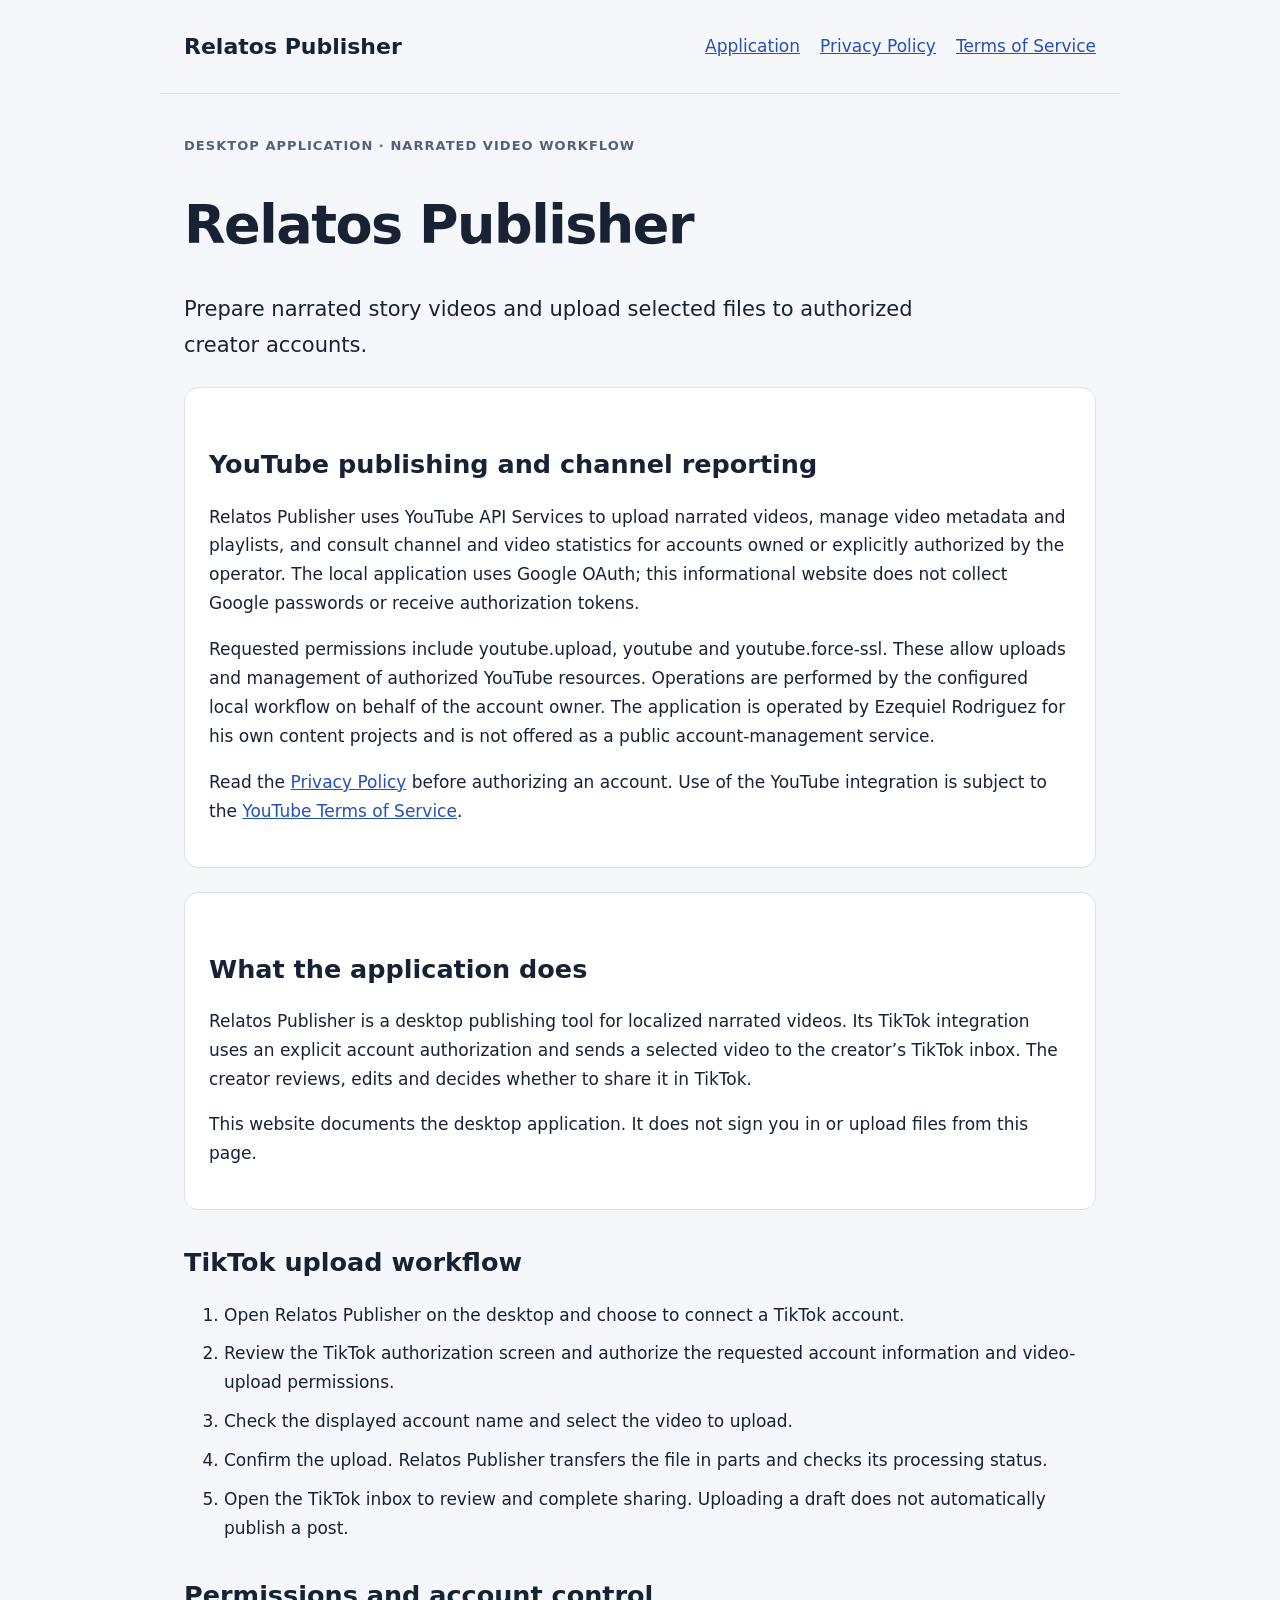
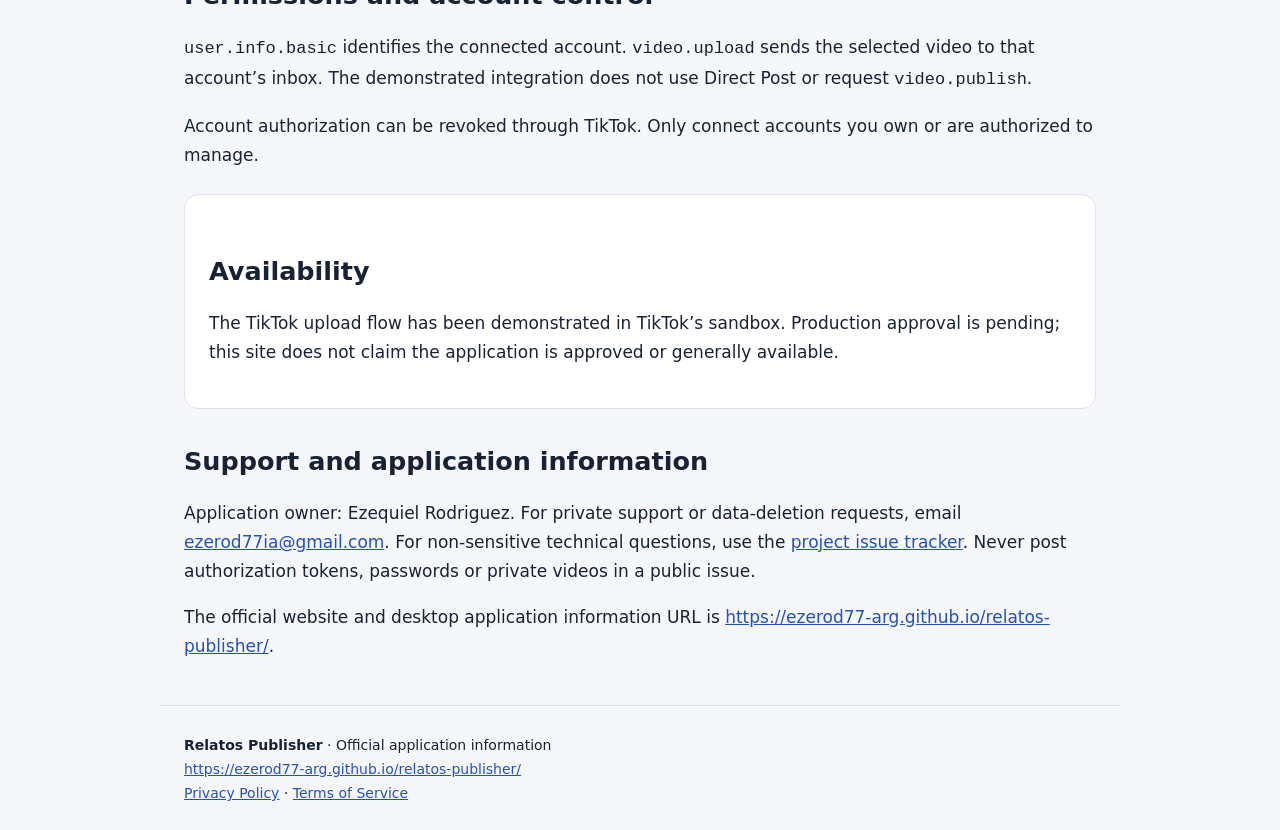
<file: index.html>
<!doctype html>
<html lang="en"><head><meta charset="utf-8"><meta name="viewport" content="width=device-width,initial-scale=1"><title>Relatos Publisher</title><meta name="description" content="Relatos Publisher desktop application: authorized narrated-video uploads, workflow documentation, privacy and terms."><link rel="canonical" href="https://ezerod77-arg.github.io/relatos-publisher/"><link rel="stylesheet" href="style.css"></head><body><header><a class="brand" href="https://ezerod77-arg.github.io/relatos-publisher/">Relatos Publisher</a><nav aria-label="Main navigation"><a href="index.html">Application</a><a href="privacy.html">Privacy Policy</a><a href="terms.html">Terms of Service</a></nav></header><main><p class="tag">Desktop application · Narrated video workflow</p><h1>Relatos Publisher</h1><p class="intro">Prepare narrated story videos and upload selected files to authorized creator accounts.</p><section class="panel"><h2>YouTube publishing and channel reporting</h2><p>Relatos Publisher uses YouTube API Services to upload narrated videos, manage video metadata and playlists, and consult channel and video statistics for accounts owned or explicitly authorized by the operator. The local application uses Google OAuth; this informational website does not collect Google passwords or receive authorization tokens.</p><p>Requested permissions include youtube.upload, youtube and youtube.force-ssl. These allow uploads and management of authorized YouTube resources. Operations are performed by the configured local workflow on behalf of the account owner. The application is operated by Ezequiel Rodriguez for his own content projects and is not offered as a public account-management service.</p><p>Read the <a href="privacy.html">Privacy Policy</a> before authorizing an account. Use of the YouTube integration is subject to the <a href="https://www.youtube.com/t/terms">YouTube Terms of Service</a>.</p></section><section class="panel"><h2>What the application does</h2><p>Relatos Publisher is a desktop publishing tool for localized narrated videos. Its TikTok integration uses an explicit account authorization and sends a selected video to the creator’s TikTok inbox. The creator reviews, edits and decides whether to share it in TikTok.</p><p>This website documents the desktop application. It does not sign you in or upload files from this page.</p></section><section><h2>TikTok upload workflow</h2><ol><li>Open Relatos Publisher on the desktop and choose to connect a TikTok account.</li><li>Review the TikTok authorization screen and authorize the requested account information and video-upload permissions.</li><li>Check the displayed account name and select the video to upload.</li><li>Confirm the upload. Relatos Publisher transfers the file in parts and checks its processing status.</li><li>Open the TikTok inbox to review and complete sharing. Uploading a draft does not automatically publish a post.</li></ol></section><section><h2>Permissions and account control</h2><p><code>user.info.basic</code> identifies the connected account. <code>video.upload</code> sends the selected video to that account’s inbox. The demonstrated integration does not use Direct Post or request <code>video.publish</code>.</p><p>Account authorization can be revoked through TikTok. Only connect accounts you own or are authorized to manage.</p></section><section class="panel"><h2>Availability</h2><p>The TikTok upload flow has been demonstrated in TikTok’s sandbox. Production approval is pending; this site does not claim the application is approved or generally available.</p></section><section><h2>Support and application information</h2><p>Application owner: Ezequiel Rodriguez. For private support or data-deletion requests, email <a href="mailto:ezerod77ia@gmail.com">ezerod77ia@gmail.com</a>. For non-sensitive technical questions, use the <a href="https://github.com/ezerod77-arg/relatos-publisher/issues">project issue tracker</a>. Never post authorization tokens, passwords or private videos in a public issue.</p><p>The official website and desktop application information URL is <a href="https://ezerod77-arg.github.io/relatos-publisher/">https://ezerod77-arg.github.io/relatos-publisher/</a>.</p></section></main><footer><strong>Relatos Publisher</strong> · Official application information<br><a href="https://ezerod77-arg.github.io/relatos-publisher/">https://ezerod77-arg.github.io/relatos-publisher/</a><br><a href="privacy.html">Privacy Policy</a> · <a href="terms.html">Terms of Service</a></footer></body></html>
</file>
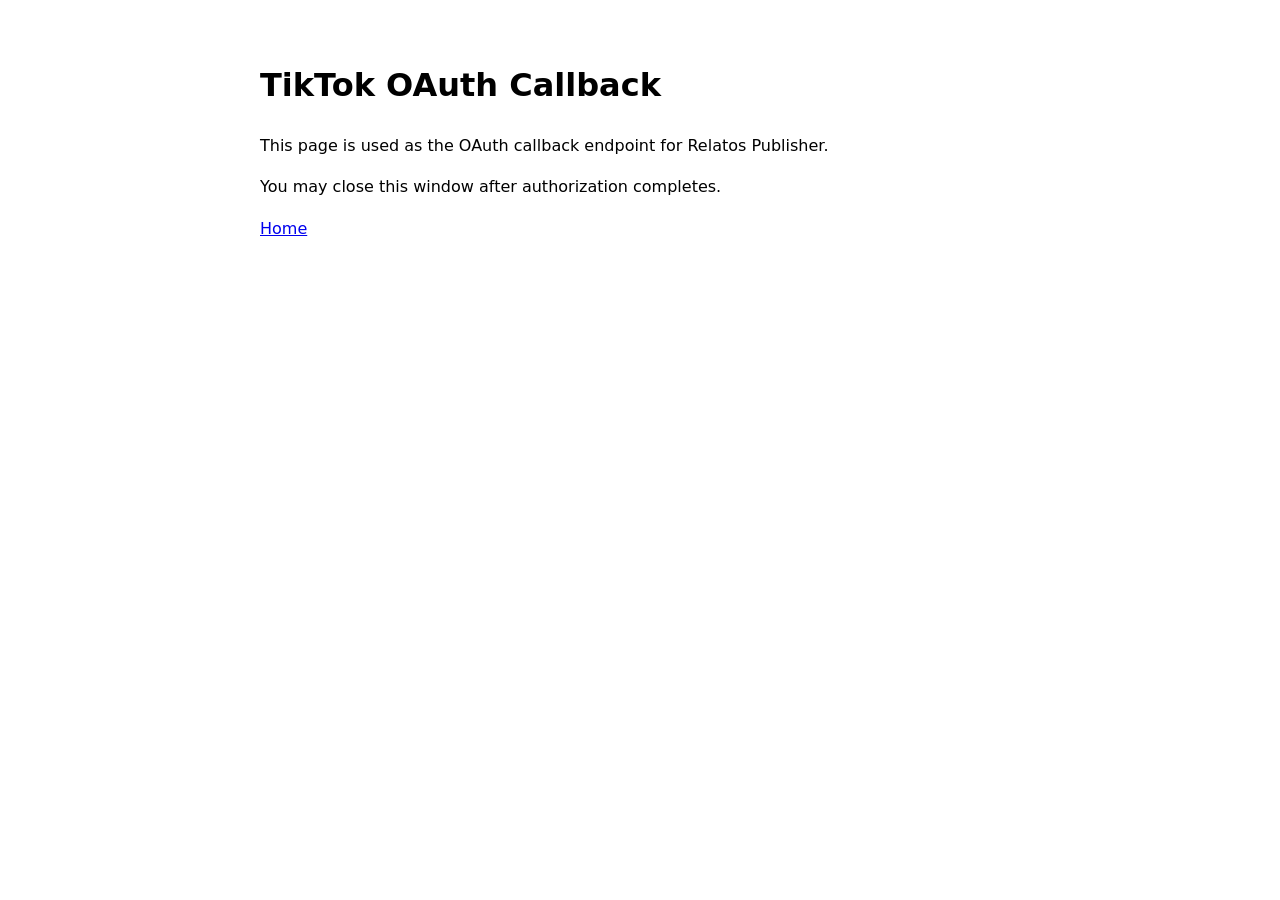
<file: callback.html>
<!doctype html><html lang="en"><head><meta charset="utf-8"><meta name="viewport" content="width=device-width,initial-scale=1"><title>TikTok OAuth Callback - Relatos Publisher</title></head><body style="font-family:system-ui,sans-serif;max-width:760px;margin:60px auto;padding:0 20px;line-height:1.6"><h1>TikTok OAuth Callback</h1><p>This page is used as the OAuth callback endpoint for Relatos Publisher.</p><p>You may close this window after authorization completes.</p><p><a href="index.html">Home</a></p></body></html>
</file>
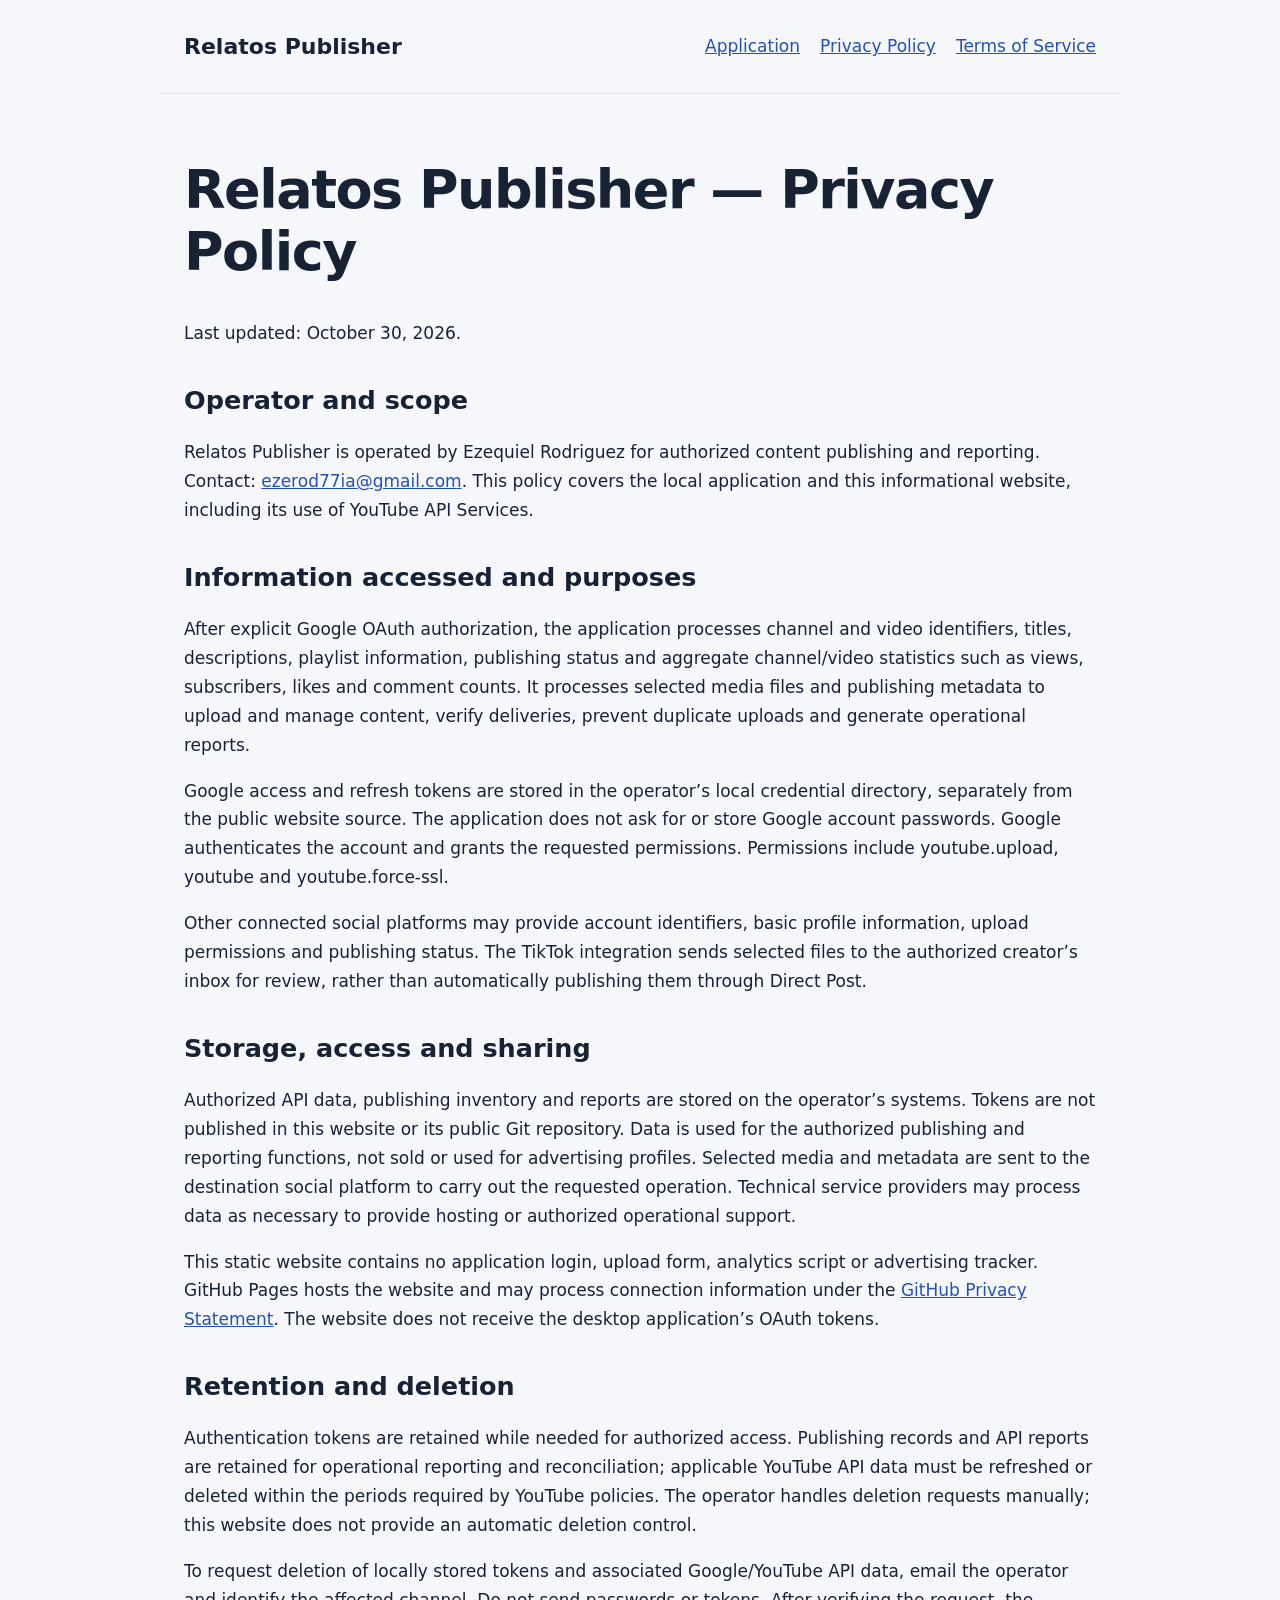
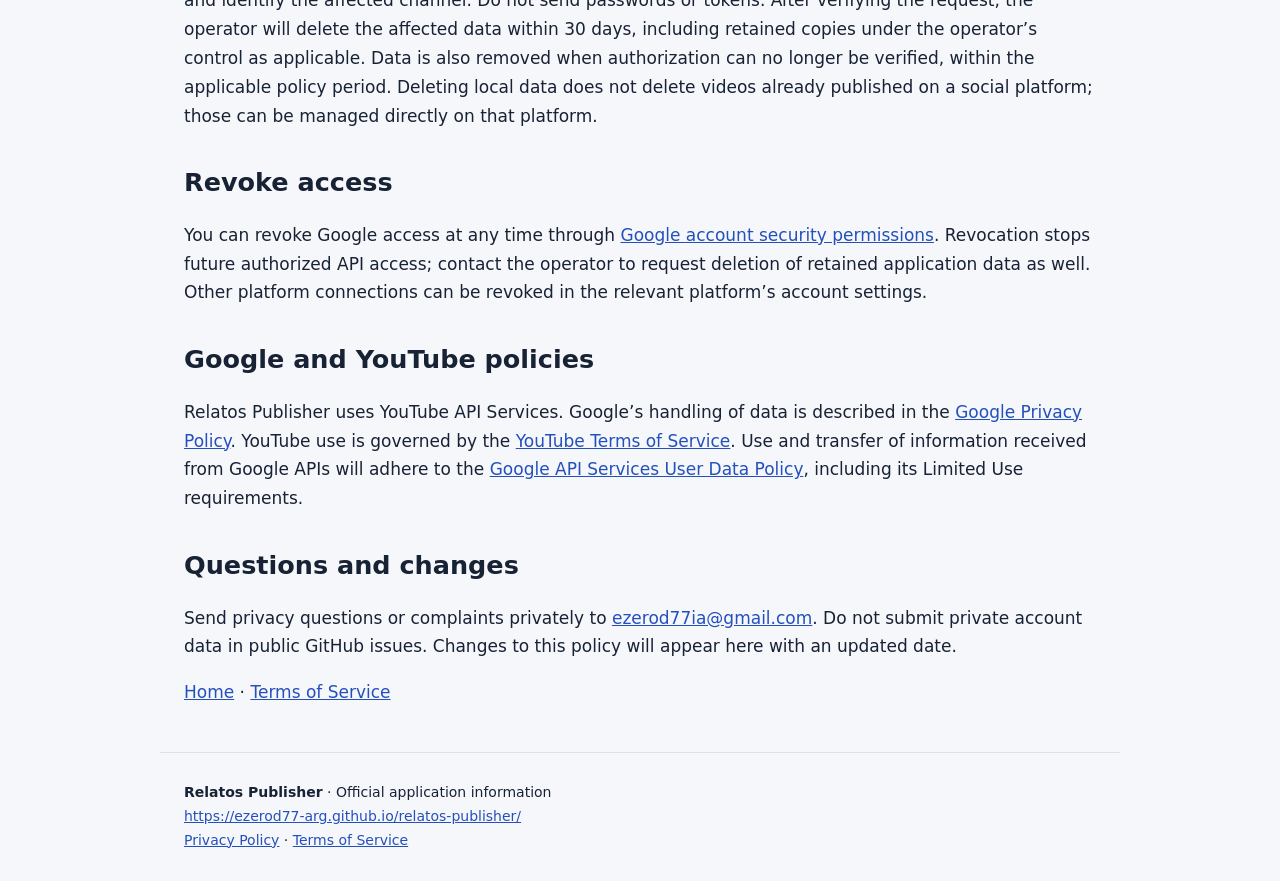
<file: privacy.html>
<!doctype html>
<html lang="en"><head><meta charset="utf-8"><meta name="viewport" content="width=device-width,initial-scale=1"><title>Privacy Policy | Relatos Publisher</title><meta name="description" content="Relatos Publisher desktop application: authorized narrated-video uploads, workflow documentation, privacy and terms."><link rel="canonical" href="https://ezerod77-arg.github.io/relatos-publisher/privacy.html"><link rel="stylesheet" href="style.css"></head><body><header><a class="brand" href="https://ezerod77-arg.github.io/relatos-publisher/">Relatos Publisher</a><nav aria-label="Main navigation"><a href="index.html">Application</a><a href="privacy.html">Privacy Policy</a><a href="terms.html">Terms of Service</a></nav></header><main><h1>Relatos Publisher — Privacy Policy</h1><p>Last updated: October 30, 2026.</p>
<section><h2>Operator and scope</h2><p>Relatos Publisher is operated by Ezequiel Rodriguez for authorized content publishing and reporting. Contact: <a href="mailto:ezerod77ia@gmail.com">ezerod77ia@gmail.com</a>. This policy covers the local application and this informational website, including its use of YouTube API Services.</p></section>
<section><h2>Information accessed and purposes</h2><p>After explicit Google OAuth authorization, the application processes channel and video identifiers, titles, descriptions, playlist information, publishing status and aggregate channel/video statistics such as views, subscribers, likes and comment counts. It processes selected media files and publishing metadata to upload and manage content, verify deliveries, prevent duplicate uploads and generate operational reports.</p><p>Google access and refresh tokens are stored in the operator’s local credential directory, separately from the public website source. The application does not ask for or store Google account passwords. Google authenticates the account and grants the requested permissions. Permissions include youtube.upload, youtube and youtube.force-ssl.</p><p>Other connected social platforms may provide account identifiers, basic profile information, upload permissions and publishing status. The TikTok integration sends selected files to the authorized creator’s inbox for review, rather than automatically publishing them through Direct Post.</p></section>
<section><h2>Storage, access and sharing</h2><p>Authorized API data, publishing inventory and reports are stored on the operator’s systems. Tokens are not published in this website or its public Git repository. Data is used for the authorized publishing and reporting functions, not sold or used for advertising profiles. Selected media and metadata are sent to the destination social platform to carry out the requested operation. Technical service providers may process data as necessary to provide hosting or authorized operational support.</p><p>This static website contains no application login, upload form, analytics script or advertising tracker. GitHub Pages hosts the website and may process connection information under the <a href="https://docs.github.com/en/site-policy/privacy-policies/github-general-privacy-statement">GitHub Privacy Statement</a>. The website does not receive the desktop application’s OAuth tokens.</p></section>
<section><h2>Retention and deletion</h2><p>Authentication tokens are retained while needed for authorized access. Publishing records and API reports are retained for operational reporting and reconciliation; applicable YouTube API data must be refreshed or deleted within the periods required by YouTube policies. The operator handles deletion requests manually; this website does not provide an automatic deletion control.</p><p>To request deletion of locally stored tokens and associated Google/YouTube API data, email the operator and identify the affected channel. Do not send passwords or tokens. After verifying the request, the operator will delete the affected data within 30 days, including retained copies under the operator’s control as applicable. Data is also removed when authorization can no longer be verified, within the applicable policy period. Deleting local data does not delete videos already published on a social platform; those can be managed directly on that platform.</p></section>
<section><h2>Revoke access</h2><p>You can revoke Google access at any time through <a href="https://security.google.com/settings/security/permissions">Google account security permissions</a>. Revocation stops future authorized API access; contact the operator to request deletion of retained application data as well. Other platform connections can be revoked in the relevant platform’s account settings.</p></section>
<section><h2>Google and YouTube policies</h2><p>Relatos Publisher uses YouTube API Services. Google’s handling of data is described in the <a href="https://policies.google.com/privacy">Google Privacy Policy</a>. YouTube use is governed by the <a href="https://www.youtube.com/t/terms">YouTube Terms of Service</a>. Use and transfer of information received from Google APIs will adhere to the <a href="https://developers.google.com/terms/api-services-user-data-policy">Google API Services User Data Policy</a>, including its Limited Use requirements.</p></section>
<section><h2>Questions and changes</h2><p>Send privacy questions or complaints privately to <a href="mailto:ezerod77ia@gmail.com">ezerod77ia@gmail.com</a>. Do not submit private account data in public GitHub issues. Changes to this policy will appear here with an updated date.</p></section><p><a href="index.html">Home</a> · <a href="terms.html">Terms of Service</a></p></main><footer><strong>Relatos Publisher</strong> · Official application information<br><a href="https://ezerod77-arg.github.io/relatos-publisher/">https://ezerod77-arg.github.io/relatos-publisher/</a><br><a href="privacy.html">Privacy Policy</a> · <a href="terms.html">Terms of Service</a></footer></body></html>
</file>
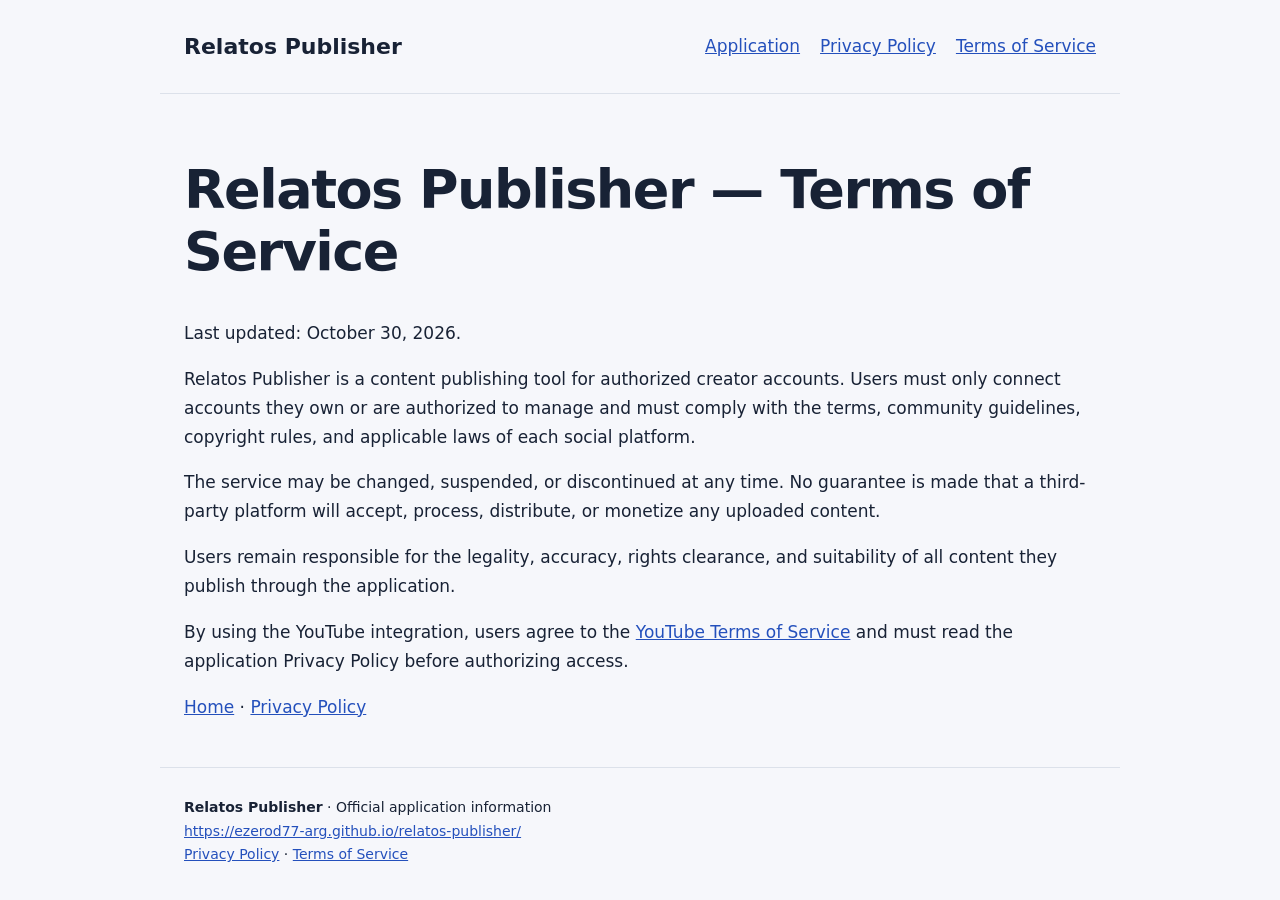
<file: terms.html>
<!doctype html>
<html lang="en"><head><meta charset="utf-8"><meta name="viewport" content="width=device-width,initial-scale=1"><title>Terms of Service | Relatos Publisher</title><meta name="description" content="Relatos Publisher desktop application: authorized narrated-video uploads, workflow documentation, privacy and terms."><link rel="canonical" href="https://ezerod77-arg.github.io/relatos-publisher/terms.html"><link rel="stylesheet" href="style.css"></head><body><header><a class="brand" href="https://ezerod77-arg.github.io/relatos-publisher/">Relatos Publisher</a><nav aria-label="Main navigation"><a href="index.html">Application</a><a href="privacy.html">Privacy Policy</a><a href="terms.html">Terms of Service</a></nav></header><main><h1>Relatos Publisher — Terms of Service</h1><p>Last updated: October 30, 2026.</p><p>Relatos Publisher is a content publishing tool for authorized creator accounts. Users must only connect accounts they own or are authorized to manage and must comply with the terms, community guidelines, copyright rules, and applicable laws of each social platform.</p><p>The service may be changed, suspended, or discontinued at any time. No guarantee is made that a third-party platform will accept, process, distribute, or monetize any uploaded content.</p><p>Users remain responsible for the legality, accuracy, rights clearance, and suitability of all content they publish through the application.</p><p>By using the YouTube integration, users agree to the <a href="https://www.youtube.com/t/terms">YouTube Terms of Service</a> and must read the application Privacy Policy before authorizing access.</p><p><a href="index.html">Home</a> · <a href="privacy.html">Privacy Policy</a></p></main><footer><strong>Relatos Publisher</strong> · Official application information<br><a href="https://ezerod77-arg.github.io/relatos-publisher/">https://ezerod77-arg.github.io/relatos-publisher/</a><br><a href="privacy.html">Privacy Policy</a> · <a href="terms.html">Terms of Service</a></footer></body></html>
</file>
<file: style.css>
*{box-sizing:border-box}body{margin:0;background:#f6f7fb;color:#182235;font:17px/1.7 system-ui,sans-serif}header,main,footer{max-width:960px;margin:auto;padding:28px 24px}header{display:flex;align-items:center;justify-content:space-between;gap:20px;border-bottom:1px solid #dce1ea}.brand{font-size:22px;font-weight:750;color:#182235;text-decoration:none}nav{display:flex;gap:20px;flex-wrap:wrap}a{color:#2450bc}h1{font-size:clamp(34px,6vw,54px);line-height:1.15;letter-spacing:-1.5px}h2{line-height:1.3;margin-top:36px}.intro{font-size:21px;max-width:750px}.panel{background:white;border:1px solid #dce1ea;border-radius:14px;padding:24px;margin:24px 0}.tag{font-size:13px;letter-spacing:.08em;text-transform:uppercase;font-weight:700;color:#53627a}footer{font-size:14px;border-top:1px solid #dce1ea}li{margin-bottom:10px}@media(max-width:600px){header{align-items:flex-start;flex-direction:column}nav{gap:14px}}
</file>
